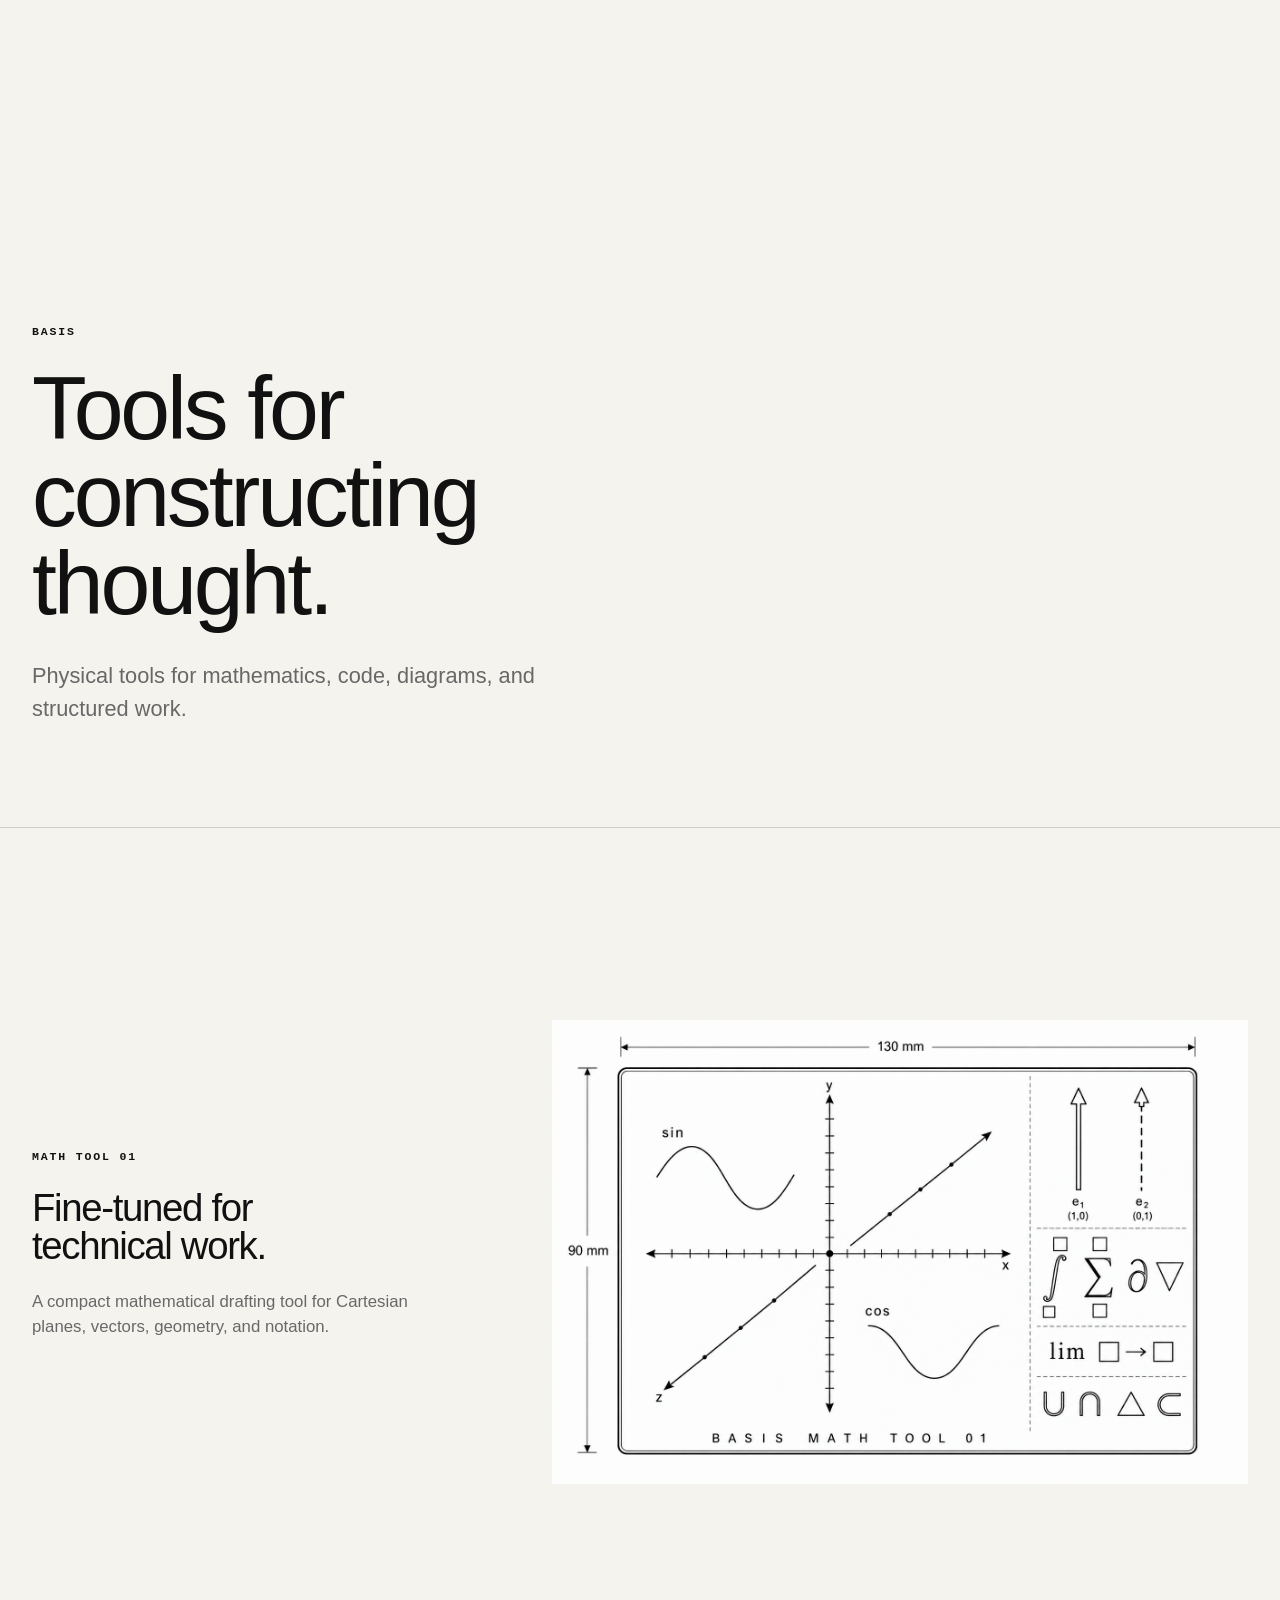
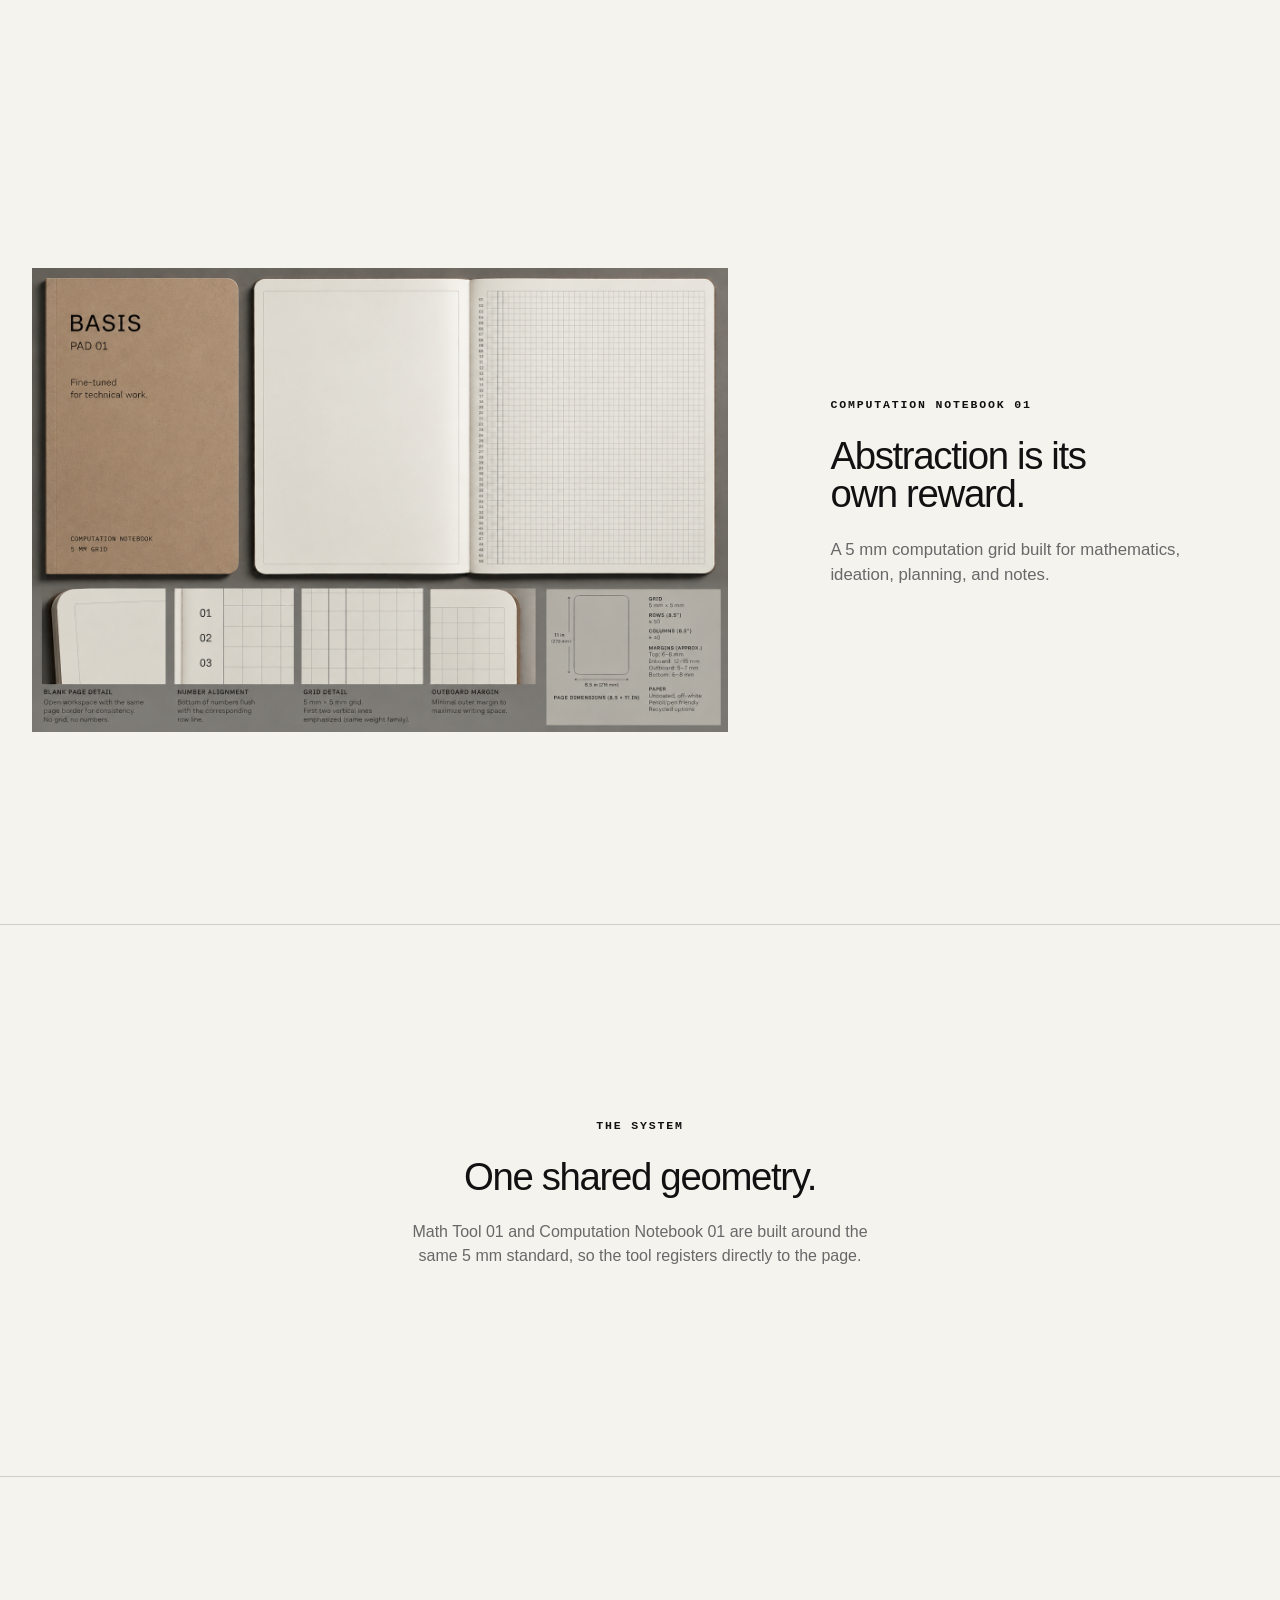
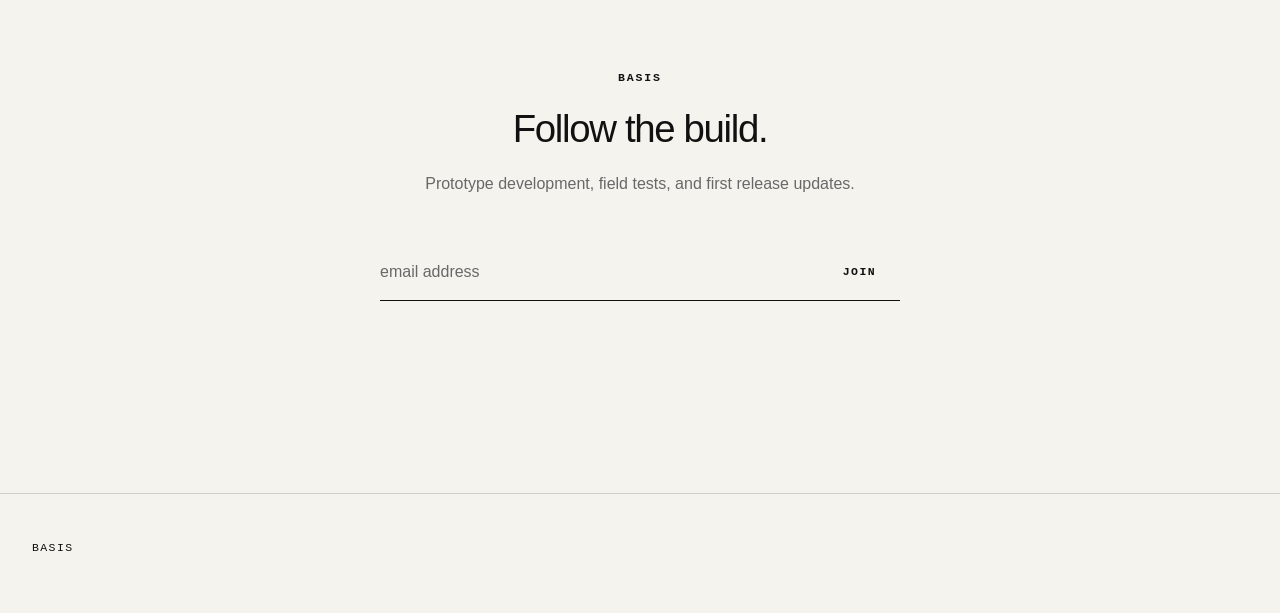
<file: index.html>
<!DOCTYPE html>
<html lang="en">
<link rel="stylesheet" href="basis.css">
<head>
  <meta charset="UTF-8">
  <meta name="viewport" content="width=device-width, initial-scale=1.0">
  <title>BASIS — Fine-tuned for technical work</title>
  <link rel="stylesheet" href="basis.css">
</head>

<body>

  <header class="hero">
    <div class="hero-inner">
      <p class="eyebrow">BASIS</p>
      <h1>Tools for constructing thought.</h1>
      <p class="hero-copy">
        Physical tools for mathematics, code, diagrams, and structured work.
      </p>
    </div>
  </header>

  <main>

    <section class="product-section">
      <div class="product-copy">
        <p class="eyebrow">MATH TOOL 01</p>
        <h2>Fine-tuned for technical work.</h2>
        <p>
          A compact mathematical drafting tool for Cartesian planes,
          vectors, geometry, and notation.
        </p>
      </div>

      <div class="product-image">
        <img src="static/math-tool.png" alt="BASIS Math Tool 01">
      </div>
    </section>

    <section class="product-section reverse">
      <div class="product-copy">
        <p class="eyebrow">COMPUTATION NOTEBOOK 01</p>
        <h2>Abstraction is its own reward.</h2>
        <p>
          A 5 mm computation grid built for mathematics, ideation,
          planning, and notes.
        </p>
      </div>

      <div class="product-image">
        <img src="static/notebook.png" alt="BASIS Computation Notebook 01">
      </div>
    </section>

    <section class="system-section">
      <p class="eyebrow">THE SYSTEM</p>
      <h2>One shared geometry.</h2>
      <p>
        Math Tool 01 and Computation Notebook 01 are built around the
        same 5 mm standard, so the tool registers directly to the page.
      </p>
    </section>

    <section class="signup-section">
      <p class="eyebrow">BASIS</p>
      <h2>Follow the build.</h2>
      <p>Prototype development, field tests, and first release updates.</p>

      <form>
        <input type="email" placeholder="email address">
        <button type="submit">Join</button>
      </form>
    </section>

  </main>

  <footer>
    <p>BASIS</p>
  </footer>

</body>
</html>
</file>
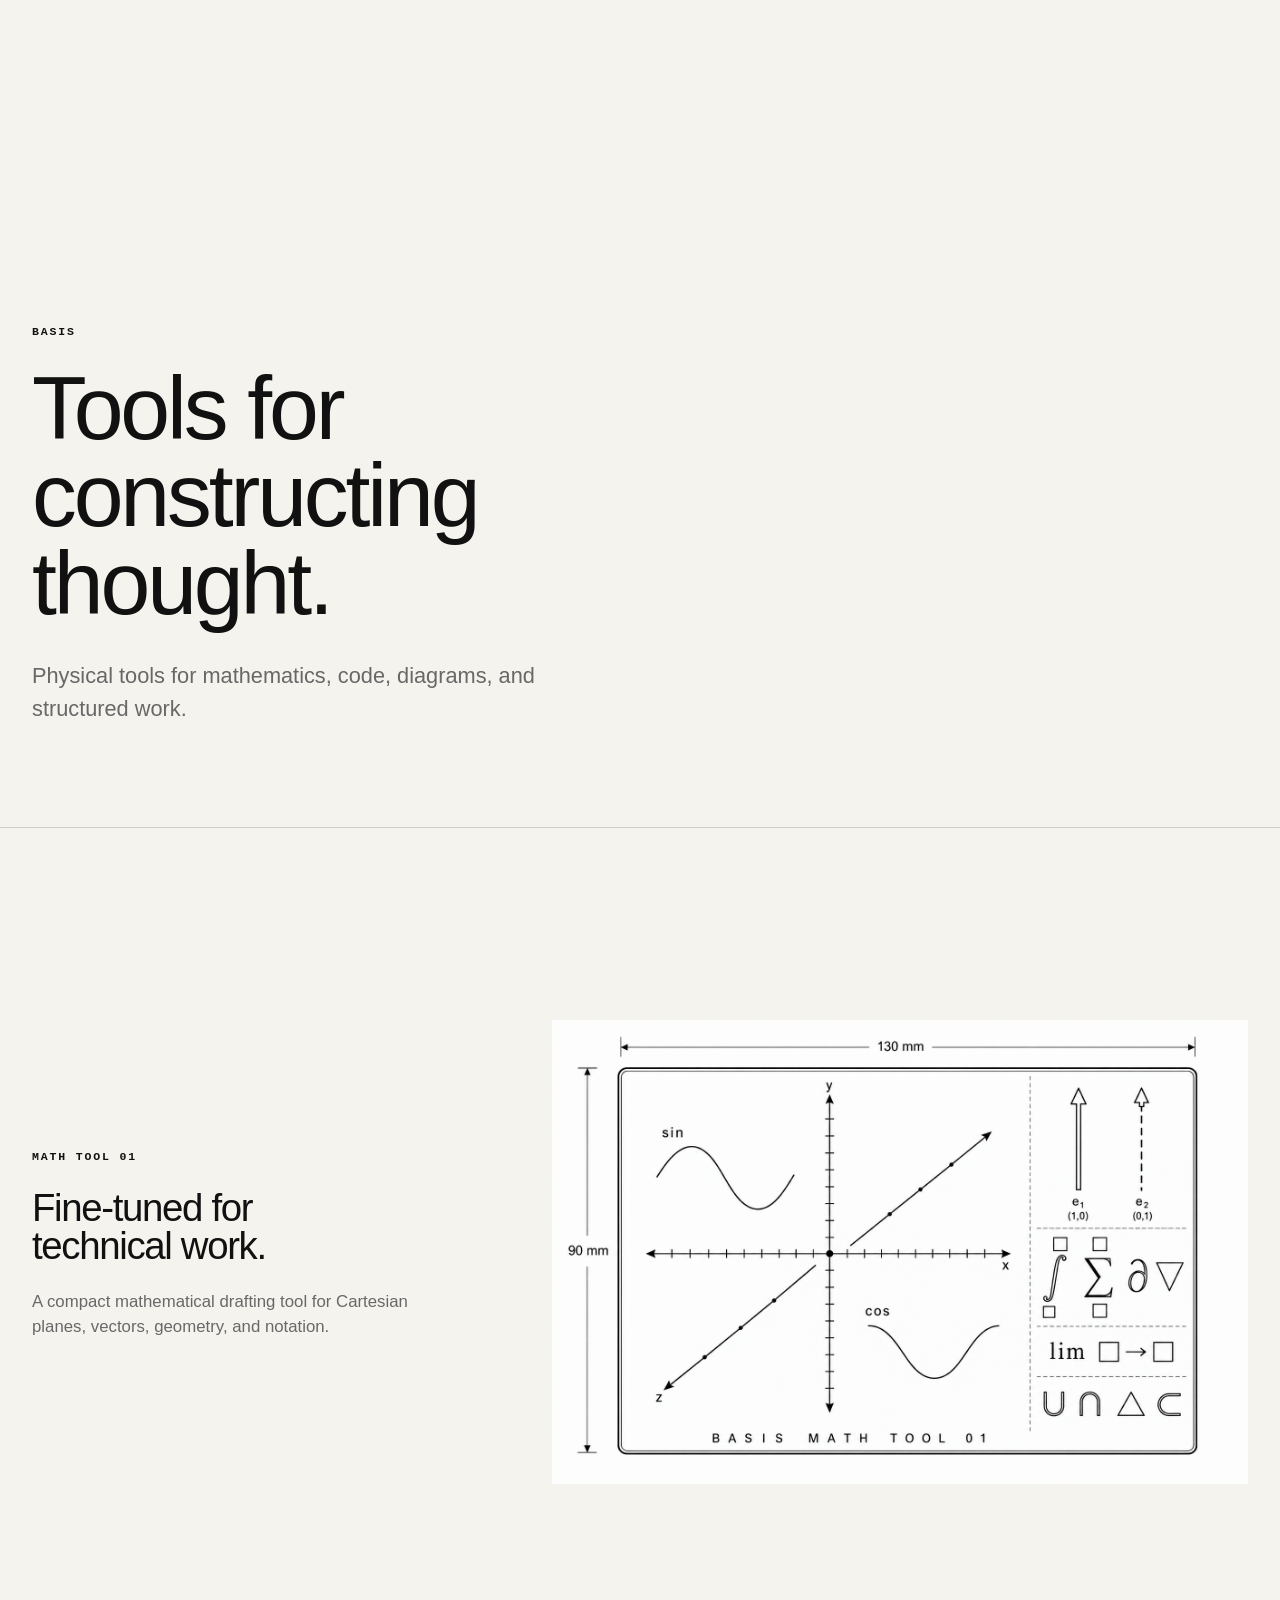
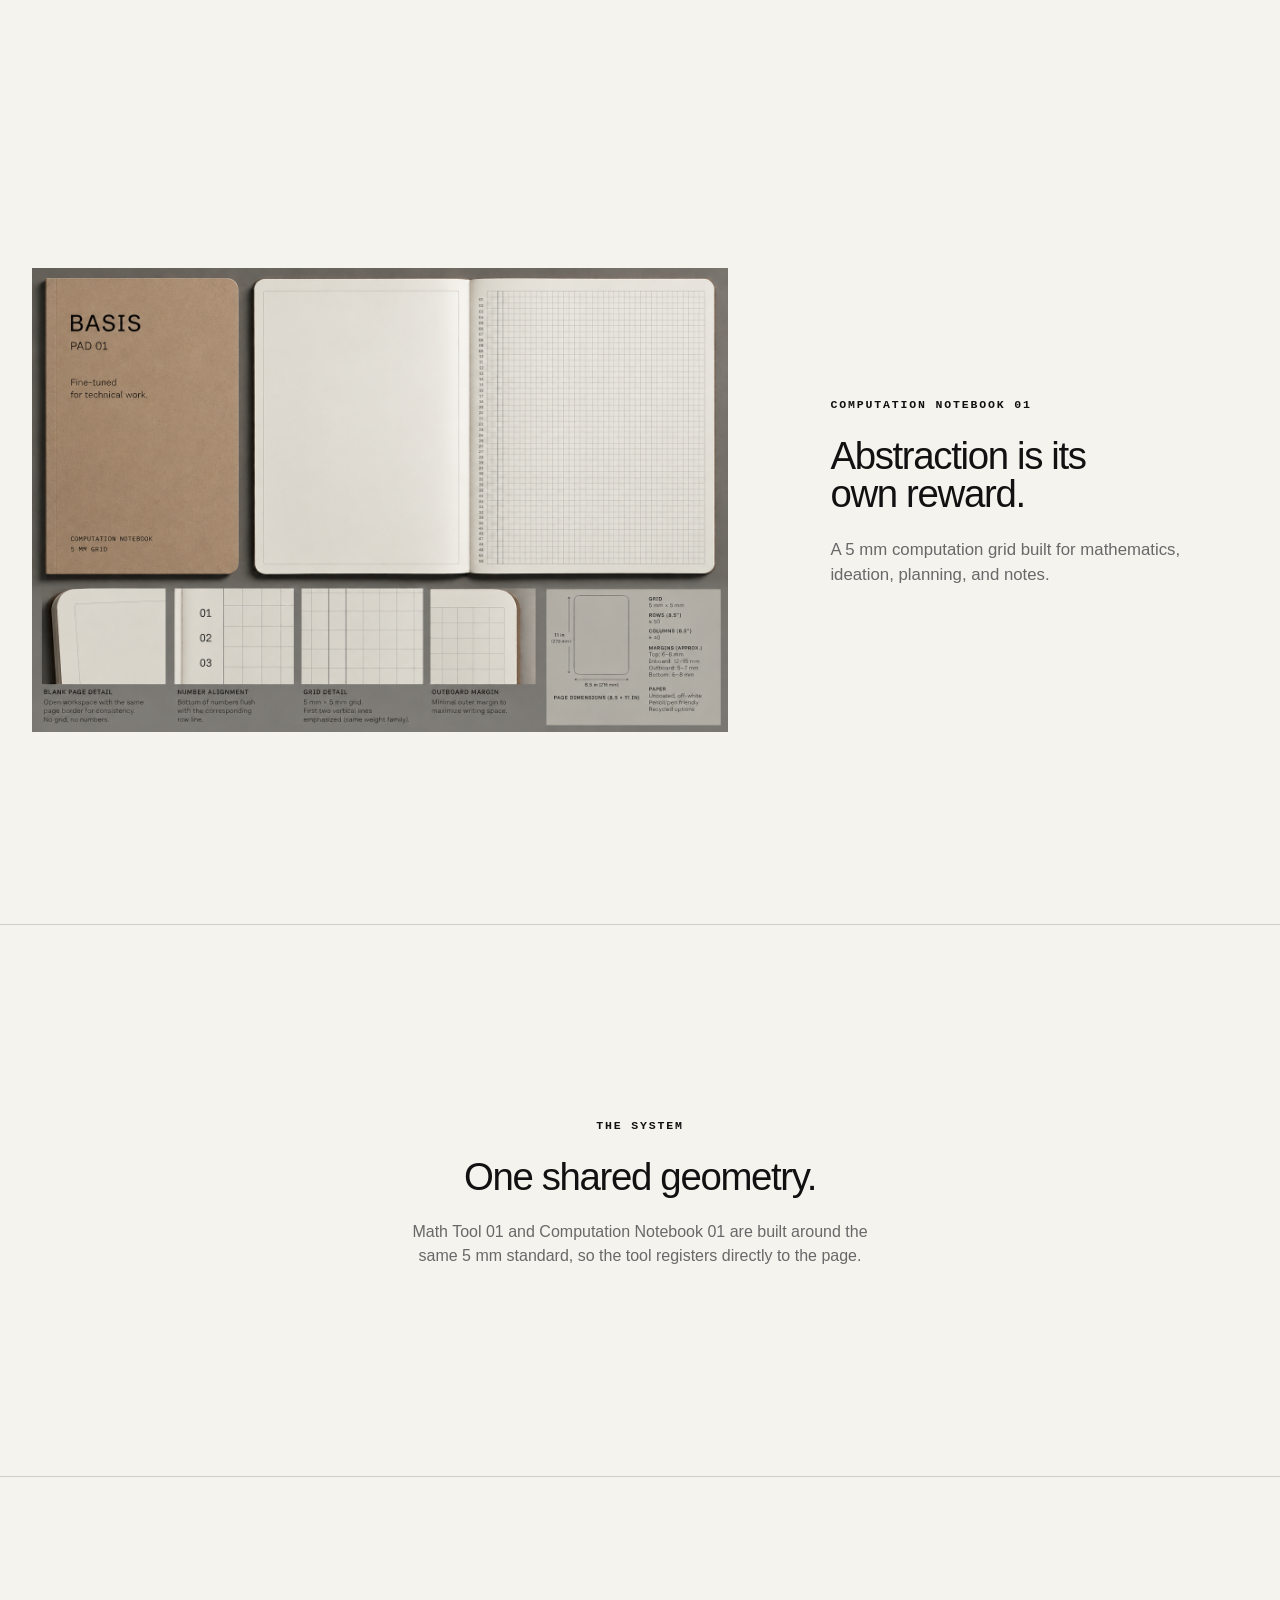
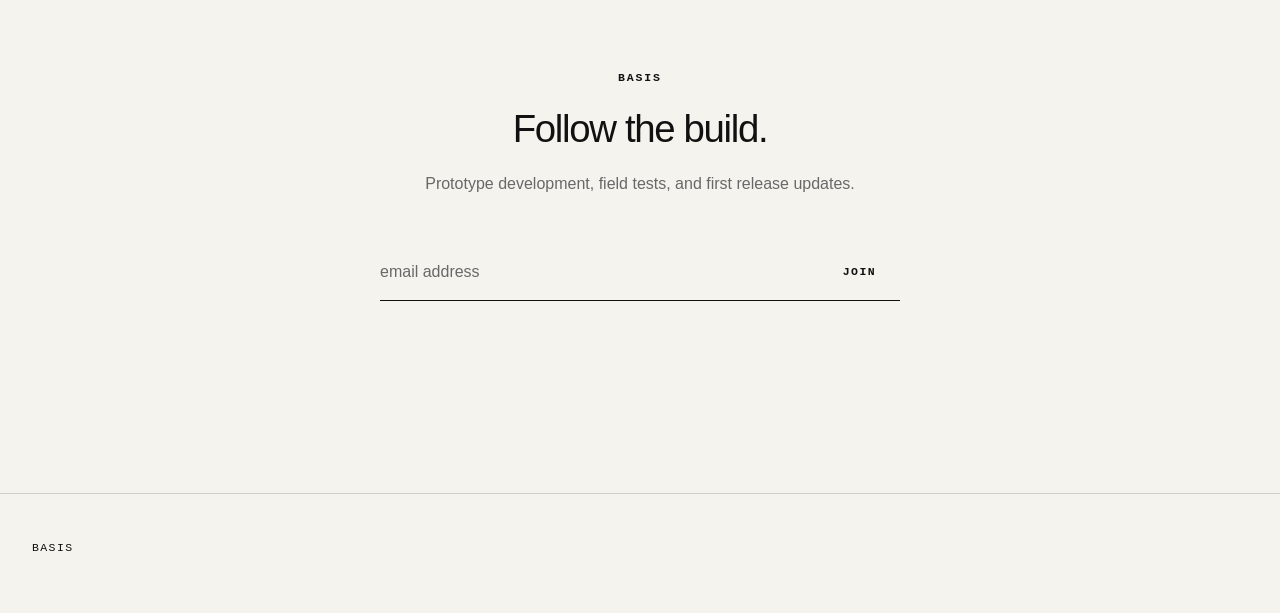
<file: basis.html>
<link rel="stylesheet" href="basis.css">

<!DOCTYPE html>
<html lang="en">
<head>
  <meta charset="UTF-8">
  <meta name="viewport" content="width=device-width, initial-scale=1.0">
  <title>BASIS — Fine-tuned for technical work</title>
  <link rel="stylesheet" href="basis.css">
</head>

<body>

  <header class="hero">
    <div class="hero-inner">
      <p class="eyebrow">BASIS</p>
      <h1>Tools for constructing thought.</h1>
      <p class="hero-copy">
        Physical tools for mathematics, code, diagrams, and structured work.
      </p>
    </div>
  </header>

  <main>

    <section class="product-section">
      <div class="product-copy">
        <p class="eyebrow">MATH TOOL 01</p>
        <h2>Fine-tuned for technical work.</h2>
        <p>
          A compact mathematical drafting tool for Cartesian planes,
          vectors, geometry, and notation.
        </p>
      </div>

      <div class="product-image">
        <img src="static/math-tool.png" alt="BASIS Math Tool 01">
      </div>
    </section>

    <section class="product-section reverse">
      <div class="product-copy">
        <p class="eyebrow">COMPUTATION NOTEBOOK 01</p>
        <h2>Abstraction is its own reward.</h2>
        <p>
          A 5 mm computation grid built for mathematics, ideation,
          planning, and notes.
        </p>
      </div>

      <div class="product-image">
        <img src="static/notebook.png" alt="BASIS Computation Notebook 01">
      </div>
    </section>

    <section class="system-section">
      <p class="eyebrow">THE SYSTEM</p>
      <h2>One shared geometry.</h2>
      <p>
        Math Tool 01 and Computation Notebook 01 are built around the
        same 5 mm standard, so the tool registers directly to the page.
      </p>
    </section>

    <section class="signup-section">
      <p class="eyebrow">BASIS</p>
      <h2>Follow the build.</h2>
      <p>Prototype development, field tests, and first release updates.</p>

      <form>
        <input type="email" placeholder="email address">
        <button type="submit">Join</button>
      </form>
    </section>

  </main>

  <footer>
    <p>BASIS</p>
  </footer>

</body>
</html>
</file>
<file: basis.css>
/* =========================================================
   BASIS
   Global stylesheet / design system
   ========================================================= */


/* =========================================================
   1. DESIGN TOKENS
   Change these first when modifying the whole site.
   ========================================================= */

:root {
  /* Color */
  --color-bg: #f5f3ed;
  --color-surface: #ffffff;
  --color-text: #111111;
  --color-text-muted: #686868;
  --color-line: rgba(17, 17, 17, 0.16);
  --color-line-strong: rgba(17, 17, 17, 0.38);
  --color-inverse: #f5f3ed;

  /* Typography */
  --font-sans:
    "Helvetica Neue",
    Helvetica,
    Arial,
    sans-serif;

  --font-mono:
    "SFMono-Regular",
    Consolas,
    "Liberation Mono",
    Menlo,
    monospace;

  --font-size-xs: 0.72rem;
  --font-size-sm: 0.88rem;
  --font-size-base: 1rem;
  --font-size-md: 1.2rem;
  --font-size-lg: clamp(1.8rem, 3vw, 3rem);
  --font-size-xl: clamp(3rem, 7vw, 7rem);

  /* Width */
  --container-width: 1280px;
  --container-narrow: 760px;

  /* Spacing */
  --space-1: 0.5rem;
  --space-2: 0.75rem;
  --space-3: 1rem;
  --space-4: 1.5rem;
  --space-5: 2rem;
  --space-6: 3rem;
  --space-7: 5rem;
  --space-8: 8rem;
  --space-9: 12rem;

  /* Shape */
  --radius-sm: 4px;
  --radius-md: 8px;

  /* Motion */
  --transition-fast: 160ms ease;
  --transition-base: 280ms ease;

  /* Grid */
  --basis-grid-size: 20px;
  --basis-grid-color: rgba(17, 17, 17, 0.045);
}


/* =========================================================
   2. RESET
   ========================================================= */

*,
*::before,
*::after {
  box-sizing: border-box;
}

html {
  scroll-behavior: smooth;
}

body {
  margin: 0;
  background: var(--color-bg);
  color: var(--color-text);
  font-family: var(--font-sans);
  font-size: var(--font-size-base);
  line-height: 1.5;
  -webkit-font-smoothing: antialiased;
  text-rendering: optimizeLegibility;
}

img,
svg,
video {
  display: block;
  max-width: 100%;
}

img {
  height: auto;
}

button,
input,
textarea,
select {
  font: inherit;
}

a {
  color: inherit;
  text-decoration: none;
}

p,
h1,
h2,
h3,
h4 {
  margin-top: 0;
}

button {
  cursor: pointer;
}


/* =========================================================
   3. GLOBAL TYPOGRAPHY
   ========================================================= */

h1,
h2,
h3 {
  font-weight: 500;
  letter-spacing: -0.035em;
  line-height: 0.98;
}

h1 {
  font-size: var(--font-size-xl);
  max-width: 11ch;
  margin-bottom: var(--space-5);
}

h2 {
  font-size: var(--font-size-lg);
  max-width: 14ch;
  margin-bottom: var(--space-4);
}

h3 {
  font-size: var(--font-size-md);
}

p {
  max-width: 58ch;
}

.eyebrow {
  margin-bottom: var(--space-4);

  font-family: var(--font-mono);
  font-size: var(--font-size-xs);
  font-weight: 600;
  letter-spacing: 0.16em;
  text-transform: uppercase;
}

.text-muted {
  color: var(--color-text-muted);
}

.text-mono {
  font-family: var(--font-mono);
}


/* =========================================================
   4. SITE-WIDE LAYOUT HOOKS
   ========================================================= */

.container {
  width: min(
    calc(100% - 2 * var(--space-5)),
    var(--container-width)
  );

  margin-inline: auto;
}

.container-narrow {
  width: min(
    calc(100% - 2 * var(--space-5)),
    var(--container-narrow)
  );

  margin-inline: auto;
}

.section {
  padding-block: var(--space-8);
}

.section-large {
  padding-block: var(--space-9);
}

.section-border {
  border-top: 1px solid var(--color-line);
}

.section-dark {
  background: var(--color-text);
  color: var(--color-inverse);
}


/* =========================================================
   5. OPTIONAL BASIS GRID
   Add class="basis-grid" to any section.
   ========================================================= */

.basis-grid {
  background-image:
    linear-gradient(
      to right,
      var(--basis-grid-color) 1px,
      transparent 1px
    ),
    linear-gradient(
      to bottom,
      var(--basis-grid-color) 1px,
      transparent 1px
    );

  background-size:
    var(--basis-grid-size)
    var(--basis-grid-size);
}


/* =========================================================
   6. HERO
   ========================================================= */

.hero {
  min-height: 92vh;

  display: flex;
  align-items: flex-end;

  padding:
    var(--space-7)
    var(--space-5);

  border-bottom: 1px solid var(--color-line);
}

.hero-inner {
  width: min(100%, var(--container-width));
  margin-inline: auto;
}

.hero-copy {
  max-width: 42ch;

  font-size: clamp(1.05rem, 1.7vw, 1.45rem);
  color: var(--color-text-muted);
}


/* =========================================================
   7. PRODUCT SECTIONS
   Reusable for any future BASIS product.
   ========================================================= */

.product-section {
  width: min(
    calc(100% - 2 * var(--space-5)),
    var(--container-width)
  );

  margin-inline: auto;

  display: grid;
  grid-template-columns: minmax(260px, 0.75fr) minmax(0, 1.25fr);
  align-items: center;
  gap: clamp(3rem, 8vw, 9rem);

  padding-block: var(--space-9);
}

.product-section.reverse {
  grid-template-columns: minmax(0, 1.25fr) minmax(260px, 0.75fr);
}

.product-section.reverse .product-copy {
  order: 2;
}

.product-section.reverse .product-image {
  order: 1;
}

.product-copy p:not(.eyebrow) {
  color: var(--color-text-muted);
  font-size: 1.05rem;
}

.product-image {
  display: flex;
  align-items: center;
  justify-content: center;
}

.product-image img {
  width: 100%;
  object-fit: contain;

  transition:
    transform var(--transition-base),
    opacity var(--transition-base);
}

.product-image:hover img {
  transform: scale(1.012);
}


/* =========================================================
   8. GENERIC TWO-COLUMN LAYOUT
   Useful as the site expands.
   ========================================================= */

.split {
  display: grid;
  grid-template-columns: repeat(2, minmax(0, 1fr));
  gap: clamp(2rem, 7vw, 7rem);
}

.split-center {
  align-items: center;
}

.split-start {
  align-items: start;
}


/* =========================================================
   9. FEATURE / SPEC BLOCKS
   Future use for stencil specs, notebook details, etc.
   ========================================================= */

.feature-grid {
  display: grid;
  grid-template-columns: repeat(3, minmax(0, 1fr));
  gap: 1px;

  background: var(--color-line);
  border: 1px solid var(--color-line);
}

.feature {
  padding: var(--space-5);
  background: var(--color-bg);
}

.feature-label {
  margin-bottom: var(--space-3);

  font-family: var(--font-mono);
  font-size: var(--font-size-xs);
  letter-spacing: 0.12em;
  text-transform: uppercase;
}

.feature-value {
  margin: 0;
  font-size: var(--font-size-md);
}


/* =========================================================
   10. SYSTEM SECTION
   ========================================================= */

.system-section {
  padding:
    var(--space-9)
    var(--space-5);

  border-top: 1px solid var(--color-line);
  border-bottom: 1px solid var(--color-line);

  text-align: center;
}

.system-section > * {
  margin-inline: auto;
}

.system-section h2 {
  max-width: none;
}

.system-section p:not(.eyebrow) {
  max-width: 52ch;
  color: var(--color-text-muted);
}


/* =========================================================
   11. SIGNUP SECTION
   ========================================================= */

.signup-section {
  padding:
    var(--space-9)
    var(--space-5);

  text-align: center;
}

.signup-section > * {
  margin-inline: auto;
}

.signup-section h2 {
  max-width: none;
}

.signup-section p:not(.eyebrow) {
  color: var(--color-text-muted);
}

.signup-section form {
  width: min(100%, 520px);

  margin:
    var(--space-6)
    auto
    0;

  display: grid;
  grid-template-columns: 1fr auto;

  border-bottom: 1px solid var(--color-text);
}

.signup-section input {
  width: 100%;

  padding:
    var(--space-3)
    0;

  border: 0;
  outline: 0;

  background: transparent;
  color: var(--color-text);
}

.signup-section input::placeholder {
  color: var(--color-text-muted);
}

.signup-section button {
  padding:
    var(--space-3)
    var(--space-4);

  border: 0;

  background: transparent;
  color: var(--color-text);

  font-family: var(--font-mono);
  font-size: var(--font-size-xs);
  font-weight: 600;
  letter-spacing: 0.12em;
  text-transform: uppercase;

  transition: opacity var(--transition-fast);
}

.signup-section button:hover {
  opacity: 0.5;
}


/* =========================================================
   12. BUTTONS
   Reusable for future commerce / product pages.
   ========================================================= */

.button {
  display: inline-flex;
  align-items: center;
  justify-content: center;

  min-height: 46px;

  padding:
    0
    var(--space-5);

  border: 1px solid var(--color-text);

  background: var(--color-text);
  color: var(--color-inverse);

  font-family: var(--font-mono);
  font-size: var(--font-size-xs);
  font-weight: 600;
  letter-spacing: 0.1em;
  text-transform: uppercase;

  transition:
    background var(--transition-fast),
    color var(--transition-fast);
}

.button:hover {
  background: transparent;
  color: var(--color-text);
}

.button-outline {
  background: transparent;
  color: var(--color-text);
}

.button-outline:hover {
  background: var(--color-text);
  color: var(--color-inverse);
}


/* =========================================================
   13. PRODUCT META / SPECS
   ========================================================= */

.product-meta {
  display: flex;
  flex-wrap: wrap;
  gap:
    var(--space-2)
    var(--space-5);

  margin-top: var(--space-5);

  font-family: var(--font-mono);
  font-size: var(--font-size-xs);
  color: var(--color-text-muted);
  text-transform: uppercase;
  letter-spacing: 0.08em;
}

.rule {
  width: 100%;
  height: 1px;

  margin-block: var(--space-5);

  background: var(--color-line);
}


/* =========================================================
   14. FOOTER
   ========================================================= */

footer {
  display: flex;
  justify-content: space-between;
  align-items: center;

  min-height: 120px;

  padding:
    var(--space-5);

  border-top: 1px solid var(--color-line);

  font-family: var(--font-mono);
  font-size: var(--font-size-xs);
  letter-spacing: 0.12em;
  text-transform: uppercase;
}


/* =========================================================
   15. RESPONSIVE
   ========================================================= */

@media (max-width: 800px) {

  :root {
    --space-8: 6rem;
    --space-9: 7rem;
  }

  .hero {
    min-height: 82vh;
  }

  .product-section,
  .product-section.reverse,
  .split {
    grid-template-columns: 1fr;
  }

  .product-section {
    gap: var(--space-6);
  }

  .product-section.reverse .product-copy,
  .product-section.reverse .product-image {
    order: initial;
  }

  .feature-grid {
    grid-template-columns: 1fr;
  }

  .signup-section form {
    grid-template-columns: 1fr;
    border-bottom: 0;
  }

  .signup-section input {
    border-bottom: 1px solid var(--color-text);
  }

  .signup-section button {
    margin-top: var(--space-3);
    border: 1px solid var(--color-text);
  }
}


@media (max-width: 520px) {

  :root {
    --space-5: 1.25rem;
  }

  h1 {
    font-size: clamp(2.8rem, 16vw, 4.6rem);
  }

  .hero {
    padding-bottom: var(--space-6);
  }

  .product-section {
    padding-block: var(--space-8);
  }

  footer {
    align-items: flex-start;
    flex-direction: column;
    gap: var(--space-3);
  }
}


/* =========================================================
   16. ACCESSIBILITY / MOTION
   ========================================================= */

:focus-visible {
  outline: 2px solid var(--color-text);
  outline-offset: 4px;
}

@media (prefers-reduced-motion: reduce) {

  *,
  *::before,
  *::after {
    scroll-behavior: auto !important;
    transition-duration: 0.01ms !important;
    animation-duration: 0.01ms !important;
    animation-iteration-count: 1 !important;
  }
}
</file>
